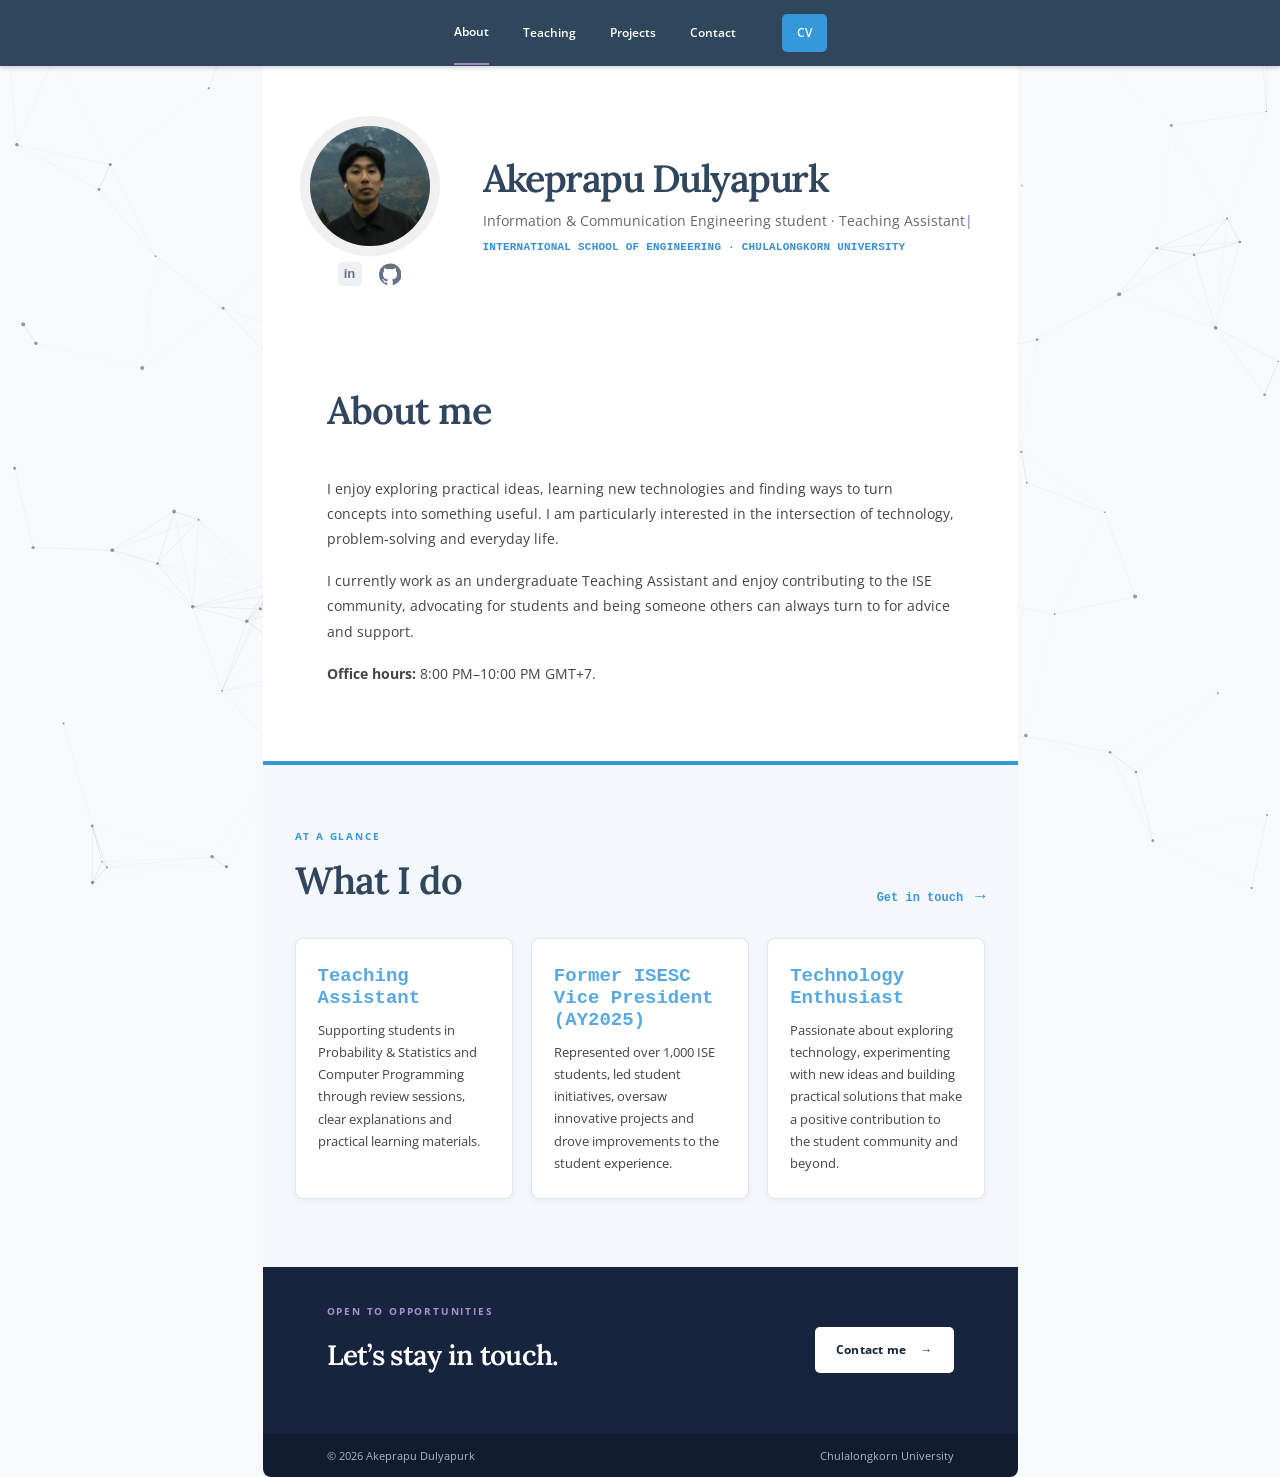
<file: index.html>
<!doctype html>
<html lang="en">
<head>
  <meta charset="utf-8">
  <meta name="viewport" content="width=device-width, initial-scale=1">
  <meta name="description" content="Personal website of Akeprapu Dulyapurk, Information and Communication Engineering student, Teaching Assistant and project engineer.">
  <title>About | Akeprapu Dulyapurk</title>
  <link rel="preconnect" href="https://fonts.googleapis.com">
  <link rel="preconnect" href="https://fonts.gstatic.com" crossorigin>
  <link href="https://fonts.googleapis.com/css2?family=Lora:wght@500;600;700&family=Open+Sans:wght@400;500;600;700&display=swap" rel="stylesheet">
  <link rel="stylesheet" href="css/style.css?v=5">
</head>
<body>
  <header class="site-header">
    <div class="container nav-wrap">
      
      <a class="brand" href="index.html"><span class="brand-mark"><img src="assets/profile.jpg" alt="Akeprapu Dulyapurk"></span><span>Akeprapu Dulyapurk</span></a>
      <button class="menu-toggle" aria-label="Toggle navigation" aria-expanded="false"><span></span><span></span><span></span></button>
      <nav class="site-nav" aria-label="Main navigation">
        <a class="active" href="index.html">About</a><a href="teaching.html">Teaching</a><a href="projects.html">Projects</a><a href="contact.html">Contact</a><a href="assets/akeprapu-dulyapurk-cv.pdf" target="_blank" rel="noreferrer">CV</a>
      </nav>
    </div>
  </header>
  <main>
    <section class="hero container">
      <div class="profile-card">
        <div class="profile-photo">
          <img src="assets/profile.jpg" alt="Portrait of Akeprapu Dulyapurk" onerror="this.hidden=true; this.nextElementSibling.hidden=false">
          <span hidden>AD</span>
        </div>
        
        <div class="profile-social"><a href="https://www.linkedin.com/in/akeprapu-dulyapurk-31b363366/" target="_blank" rel="noreferrer" aria-label="LinkedIn">in</a><a class="github-social" href="https://github.com/JakeNaKrub" target="_blank" rel="noreferrer" aria-label="GitHub"><svg xmlns="http://www.w3.org/2000/svg" viewBox="0 0 24 24" aria-hidden="true"><path fill="currentColor" d="M12 .5a12 12 0 0 0-3.79 23.39c.6.11.82-.26.82-.58v-2.04c-3.34.73-4.04-1.42-4.04-1.42-.55-1.39-1.33-1.76-1.33-1.76-1.09-.75.08-.74.08-.74 1.2.09 1.84 1.23 1.84 1.23 1.07 1.83 2.8 1.3 3.49.99.11-.77.42-1.3.76-1.6-2.67-.3-5.47-1.33-5.47-5.93 0-1.31.47-2.38 1.24-3.22-.12-.3-.54-1.52.12-3.17 0 0 1-.32 3.3 1.23a11.5 11.5 0 0 1 6 0c2.29-1.55 3.29-1.23 3.29-1.23.66 1.65.24 2.87.12 3.17.77.84 1.23 1.91 1.23 3.22 0 4.61-2.8 5.63-5.47 5.92.43.37.81 1.1.81 2.22v3.29c0 .32.22.69.83.57A12 12 0 0 0 12 .5Z"/></svg></a></div>
        
      </div>
      <div class="hero-copy">
        <h1>Akeprapu Dulyapurk</h1>
        <p class="lead"><span class="lead-program">Information &amp; Communication Engineering student</span><span class="lead-separator"> · </span><span class="typewriter-block"><span class="typewriter" data-words="Teaching Assistant,Certified Yapper,Technology enthusiast">Teaching Assistant</span><span class="cursor" aria-hidden="true">|</span></span></p>
        <p class="institution"><span class="inst-faculty">INTERNATIONAL SCHOOL OF ENGINEERING</span><span class="inst-separator"> · </span><span class="inst-univ">CHULALONGKORN UNIVERSITY</span></p>
      </div>
    </section>
    <section class="section section-tint">
      <div class="container two-column">
        <div><p class="eyebrow">About me</p></div>
        <div class="prose"><p>I enjoy exploring practical ideas, learning new technologies
      and finding ways to turn concepts into something useful.
      I am particularly interested in the intersection of technology,
      problem-solving and everyday life.</p>
      <p>I currently work as an undergraduate Teaching Assistant and enjoy 
        contributing to the ISE community,
        advocating for students and being someone others can always
        turn to for advice and support.
      </p><p><strong>Office hours:</strong> 8:00 PM–10:00 PM GMT+7.</p></div>
      </div>
    </section>
    <section class="section container what-i-do">
      <div class="section-heading"><div><p class="eyebrow">At a glance</p><h2>What I do</h2></div><a class="text-link" href="contact.html">Get in touch <span>→</span></a></div>

        <div class="interest-grid">
          <article class="interest-card">
            <span class="number">01</span>
            <h3>Teaching Assistant</h3>
            <p>Supporting students in Probability &amp; Statistics and Computer Programming through review sessions, clear explanations and practical learning materials.</p>
          </article>

          <article class="interest-card">
            <span class="number">02</span>
            <h3>Former ISESC Vice President (AY2025)</h3>
            <p>Represented over 1,000 ISE students, led student initiatives, oversaw innovative projects and drove improvements to the student experience.</p>
          </article>

          <article class="interest-card">
            <span class="number">03</span>
            <h3>Technology Enthusiast</h3>
            <p>Passionate about exploring technology, experimenting with new ideas and building practical solutions that make a positive contribution to the student community and beyond.</p>
          </article>
        </div>

    </section>
    <section class="cta-band"><div class="container cta-content"><div><p class="eyebrow">Open to opportunities</p><h2>Let’s stay in touch.</h2></div><a class="button button-light" href="contact.html">Contact me <span>→</span></a></div></section>
  </main>
  <footer class="site-footer"><div class="container footer-inner"><span>© <span data-year></span> Akeprapu Dulyapurk</span><span>Chulalongkorn University</span></div></footer>
  <script src="js/script.js"></script>
</body>
</html>
</file>
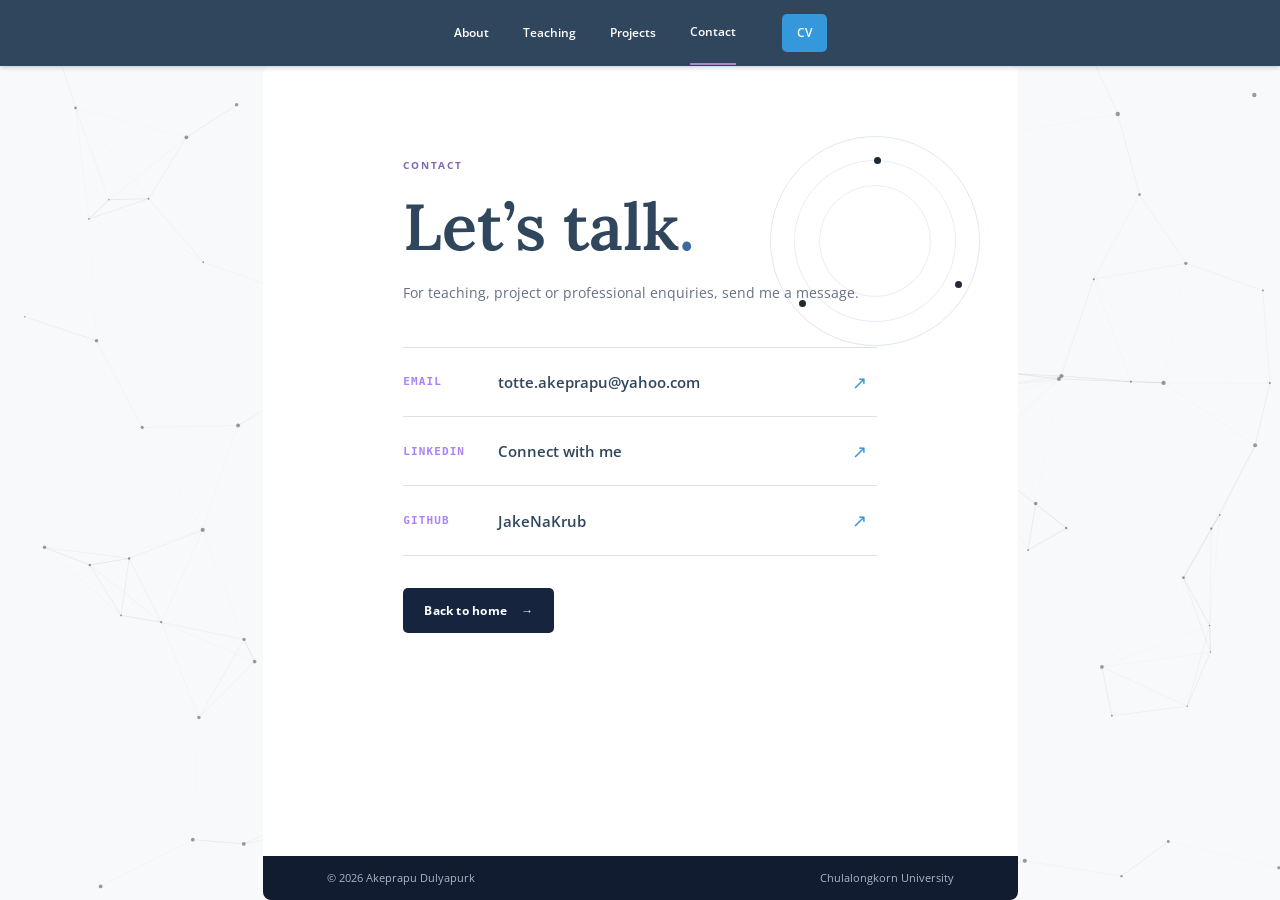
<file: contact.html>
<!doctype html>
<html lang="en">
<head><meta charset="utf-8"><meta name="viewport" content="width=device-width, initial-scale=1"><meta name="description" content="Contact Akeprapu Dulyapurk."><title>Contact | Akeprapu Dulyapurk</title><link rel="preconnect" href="https://fonts.googleapis.com"><link rel="preconnect" href="https://fonts.gstatic.com" crossorigin><link href="https://fonts.googleapis.com/css2?family=Lora:wght@500;600;700&family=Open+Sans:wght@400;500;600;700&display=swap" rel="stylesheet"><link rel="stylesheet" href="css/style.css?v=5"></head>
<body>
<header class="site-header"><div class="container nav-wrap"><a class="brand" href="index.html"><span class="brand-mark">AD</span><span>Akeprapu Dulyapurk</span></a><button class="menu-toggle" aria-label="Toggle navigation" aria-expanded="false"><span></span><span></span><span></span></button><nav class="site-nav" aria-label="Main navigation"><a href="index.html">About</a><a href="teaching.html">Teaching</a><a href="projects.html">Projects</a><a class="active" href="contact.html">Contact</a><a href="assets/akeprapu-dulyapurk-cv.pdf" target="_blank" rel="noreferrer">CV</a></nav></div></header>
<main><section class="contact-panel container"><div class="contact-orbit" aria-hidden="true"><span></span><span></span><span></span></div><p class="eyebrow">Contact</p><h1>Let’s talk<span class="accent-text">.</span></h1><p class="page-lead">For teaching, project or professional enquiries, send me a message.</p><div class="simple-contact-links"><a href="mailto:totte.akeprapu@yahoo.com"><span>Email</span><strong>totte.akeprapu@yahoo.com</strong><i>↗</i></a><a href="https://www.linkedin.com/in/akeprapu-dulyapurk-31b363366/" target="_blank" rel="noreferrer"><span>LinkedIn</span><strong>Connect with me</strong><i>↗</i></a><a href="https://github.com/JakeNaKrub" target="_blank" rel="noreferrer"><span>GitHub</span><strong>JakeNaKrub</strong><i>↗</i></a></div><a class="button button-primary contact-back" href="index.html">Back to home <span>→</span></a></section></main>
<footer class="site-footer"><div class="container footer-inner"><span>© <span data-year></span> Akeprapu Dulyapurk</span><span>Chulalongkorn University</span></div></footer><script src="js/script.js"></script></body></html>
</file>
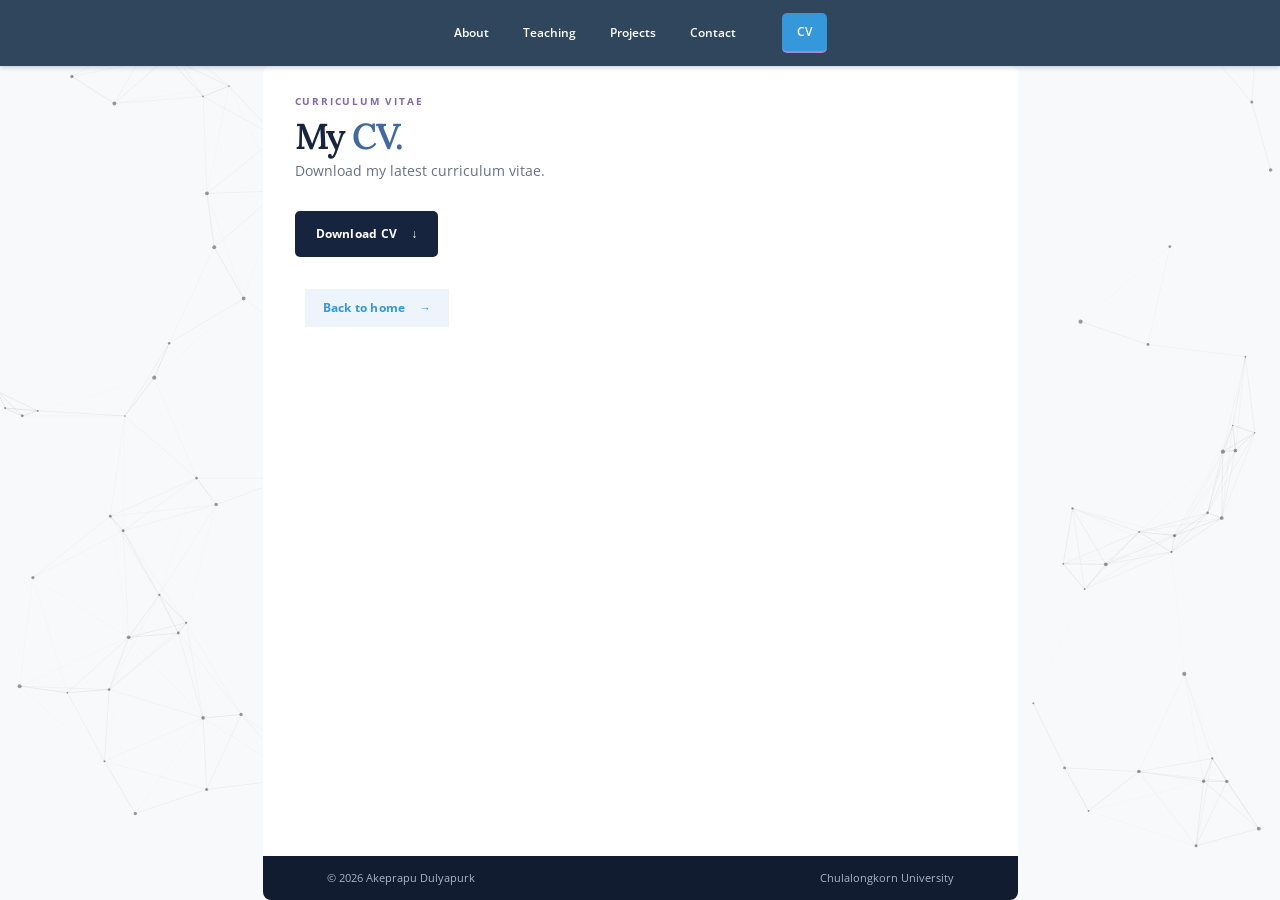
<file: cv.html>
<!doctype html>
<html lang="en"><head><meta charset="utf-8"><meta name="viewport" content="width=device-width, initial-scale=1"><meta name="description" content="Curriculum vitae for Akeprapu Dulyapurk."><title>CV | Akeprapu Dulyapurk</title><link rel="preconnect" href="https://fonts.googleapis.com"><link rel="preconnect" href="https://fonts.gstatic.com" crossorigin><link href="https://fonts.googleapis.com/css2?family=Lora:wght@500;600;700&family=Open+Sans:wght@400;500;600;700&display=swap" rel="stylesheet"><link rel="stylesheet" href="css/style.css?v=5"></head>
<body><header class="site-header"><div class="container nav-wrap"><a class="brand" href="index.html"><span class="brand-mark">AD</span><span>Akeprapu Dulyapurk</span></a><button class="menu-toggle" aria-label="Toggle navigation" aria-expanded="false"><span></span><span></span><span></span></button><nav class="site-nav" aria-label="Main navigation"><a href="index.html">About</a><a href="teaching.html">Teaching</a><a href="projects.html">Projects</a><a href="contact.html">Contact</a><a class="active" href="assets/akeprapu-dulyapurk-cv.pdf" target="_blank" rel="noreferrer">CV</a></nav></div></header>
<main><section class="page-hero container cv-download-page"><p class="eyebrow">Curriculum vitae</p><h1>My <span class="accent-text">CV.</span></h1><p class="page-lead">Download my latest curriculum vitae.</p><a class="button button-primary" href="assets/akeprapu-dulyapurk-cv.pdf" download>Download CV <span>↓</span></a></section><div class="container page-bottom-wrap"><a class="button button-home-link page-bottom-home" href="index.html">Back to home <span>→</span></a></div></main><footer class="site-footer"><div class="container footer-inner"><span>© <span data-year></span> Akeprapu Dulyapurk</span><span>Chulalongkorn University</span></div></footer><script src="js/script.js"></script></body></html>
</file>
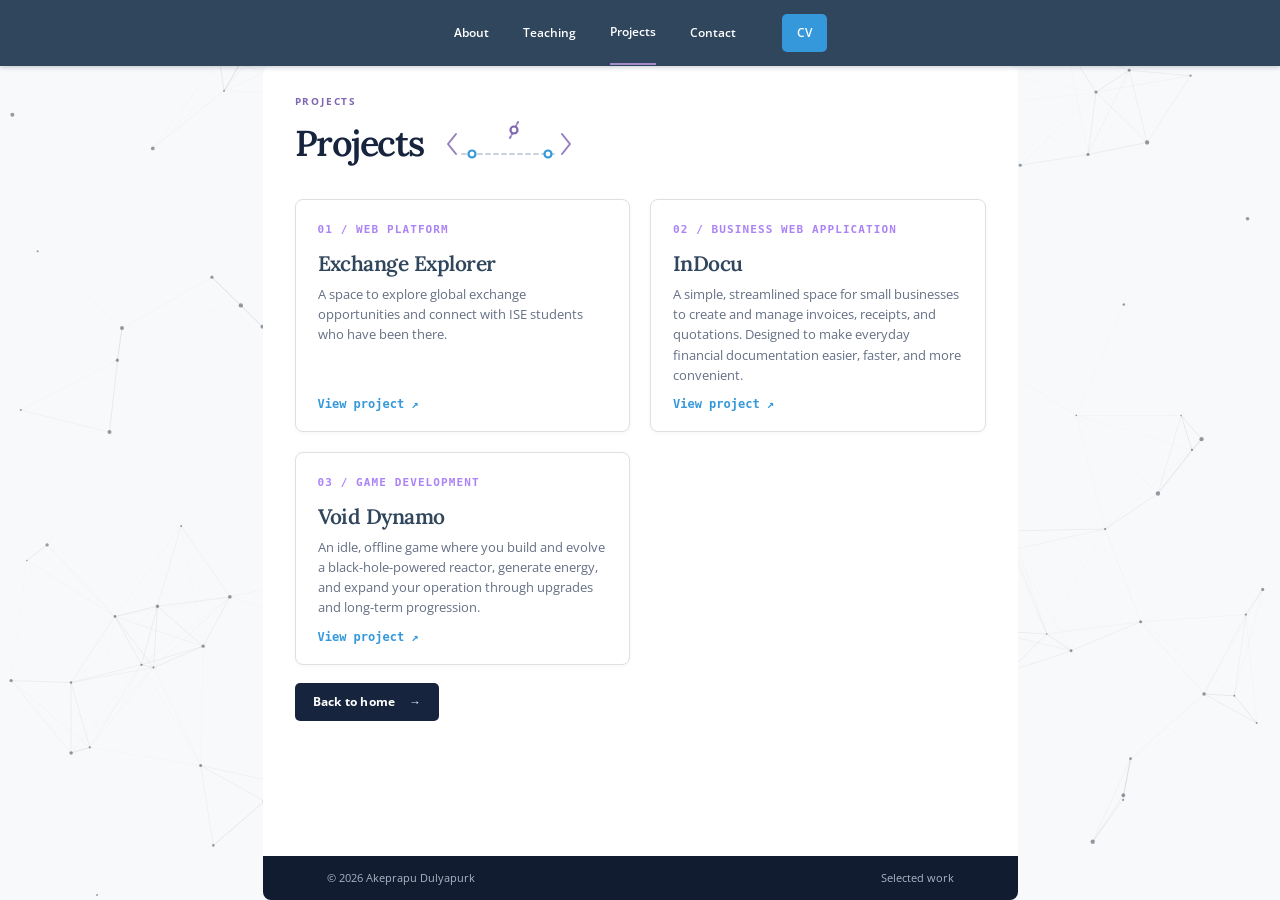
<file: projects.html>
<!doctype html>
<html lang="en">
<head>
  <meta charset="utf-8">
  <meta name="viewport" content="width=device-width, initial-scale=1">
  <meta name="description" content="Projects by Akeprapu Dulyapurk.">
  <title>Projects | Akeprapu Dulyapurk</title>
  <link rel="preconnect" href="https://fonts.googleapis.com">
  <link rel="preconnect" href="https://fonts.gstatic.com" crossorigin>
  <link href="https://fonts.googleapis.com/css2?family=Lora:wght@500;600;700&family=Open+Sans:wght@400;500;600;700&display=swap" rel="stylesheet">
  <link rel="stylesheet" href="css/style.css?v=6">
</head>
<body>
  <header class="site-header">
    <div class="container nav-wrap">
      <a class="brand" href="index.html"><span class="brand-mark">AD</span><span>Akeprapu Dulyapurk</span></a>
      <button class="menu-toggle" aria-label="Toggle navigation" aria-expanded="false"><span></span><span></span><span></span></button>
      <nav class="site-nav" aria-label="Main navigation">
        <a href="index.html">About</a>
        <a href="teaching.html">Teaching</a>
        <a class="active" href="projects.html">Projects</a>
        <a href="contact.html">Contact</a>
        <a href="assets/akeprapu-dulyapurk-cv.pdf" target="_blank" rel="noreferrer">CV</a>
      </nav>
    </div>
  </header>
  <main>
    <section class="page-hero container">
      <p class="eyebrow">Projects</p>
      <div class="projects-title">
        <h1>Projects</h1>
        <svg class="project-animation" viewBox="0 0 130 55" role="img" aria-label="Animated project workflow and code branch graph">
          <line class="project-branch-main" x1="18" y1="38" x2="112" y2="38" />
          <path class="project-branch-curve" d="M 28 38 C 42 14, 58 14, 70 14 C 82 14, 96 38, 104 38" />
          <path class="project-bracket" d="M 12 18 L 4 28 L 12 38" />
          <path class="project-bracket" d="M 118 18 L 126 28 L 118 38" />
          <line class="project-bracket" x1="74" y1="6" x2="66" y2="22" stroke-dasharray="2 2" />
          <circle class="project-node" cx="28" cy="38" r="3.5" />
          <circle class="project-node project-node-purple" cx="70" cy="14" r="3.5" />
          <circle class="project-node" cx="104" cy="38" r="3.5" />
        </svg>
      </div>
    </section>
    <section class="section container">
      <div class="project-grid project-grid-plain">
        <a class="project-card" href="https://jakenakrub.github.io/ExchangeExplorer/" target="_blank" rel="noreferrer">
          <span class="project-number">01 / Web Platform</span>
          <h2>Exchange Explorer</h2>
          <p>A space to explore global exchange opportunities and connect with ISE students who have been there.</p>
          <span class="card-link">View project ↗</span>
        </a>
        <a class="project-card" href="https://indocu.vercel.app/" target="_blank" rel="noreferrer">
          <span class="project-number">02 / Business Web Application</span>
          <h2>InDocu</h2>
          <p>A simple, streamlined space for small businesses to create and manage invoices, receipts, and quotations. Designed to make everyday financial documentation easier, faster, and more convenient.</p>
          <span class="card-link">View project ↗</span>
        </a>
        <a class="project-card" href="https://void-dynamo.vercel.app" target="_blank" rel="noreferrer">
          <span class="project-number">03 / Game Development</span>
          <h2>Void Dynamo</h2>
          <p>An idle, offline game where you build and evolve a black-hole-powered reactor, generate energy, and expand your operation through upgrades and long-term progression.</p>
          <span class="card-link">View project ↗</span>
        </a>
      </div>
      <a class="button button-primary page-bottom-home" href="index.html">Back to home <span>→</span></a>
    </section>
  </main>
  <footer class="site-footer">
    <div class="container footer-inner">
      <span>© <span data-year></span> Akeprapu Dulyapurk</span>
      <span>Selected work</span>
    </div>
  </footer>
  <script src="js/script.js"></script>
</body>
</html>
</file>
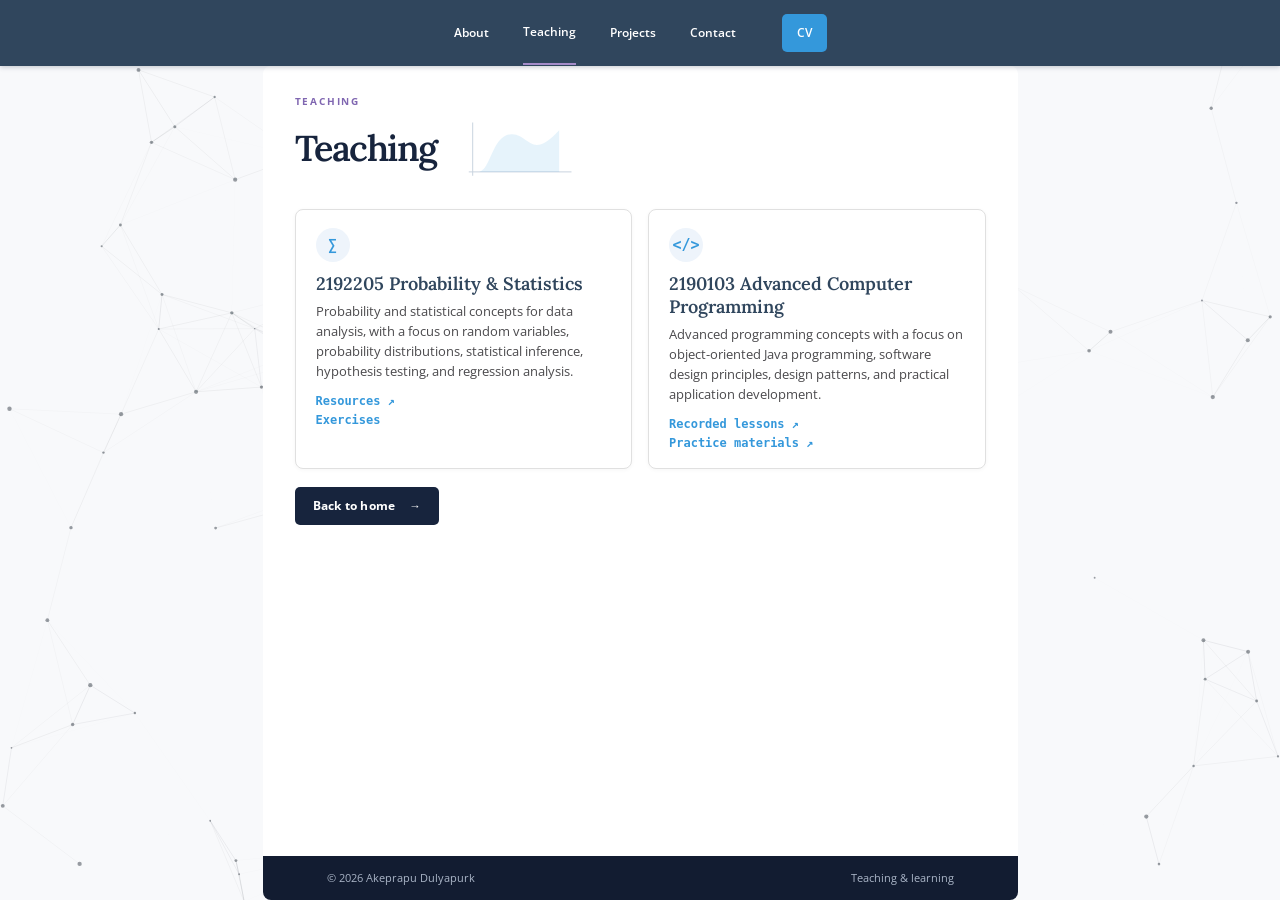
<file: teaching.html>
<!doctype html>
<html lang="en">
<head><meta charset="utf-8"><meta name="viewport" content="width=device-width, initial-scale=1"><meta name="description" content="Teaching subjects and learning resources from Akeprapu Dulyapurk."><title>Teaching | Akeprapu Dulyapurk</title><link rel="preconnect" href="https://fonts.googleapis.com"><link rel="preconnect" href="https://fonts.gstatic.com" crossorigin><link href="https://fonts.googleapis.com/css2?family=Lora:wght@500;600;700&family=Open+Sans:wght@400;500;600;700&display=swap" rel="stylesheet"><link rel="stylesheet" href="css/style.css?v=5"></head>
<body>
<header class="site-header"><div class="container nav-wrap"><a class="brand" href="index.html"><span class="brand-mark">AD</span><span>Akeprapu Dulyapurk</span></a><button class="menu-toggle" aria-label="Toggle navigation" aria-expanded="false"><span></span><span></span><span></span></button><nav class="site-nav" aria-label="Main navigation"><a href="index.html">About</a><a class="active" href="teaching.html">Teaching</a><a href="projects.html">Projects</a><a href="contact.html">Contact</a><a href="assets/akeprapu-dulyapurk-cv.pdf" target="_blank" rel="noreferrer">CV</a></nav></div></header>
<main><section class="page-hero container"><p class="eyebrow">Teaching</p><div class="teaching-title"><h1>Teaching</h1><svg class="integral-graph" viewBox="0 0 180 100" role="img" aria-label="Animated graph showing an integral and area under a curve"><path class="graph-axis" d="M12 86H170M18 92V10"/><path class="graph-area" d="M28 86C46 82 48 30 77 28C105 26 107 70 151 22V86Z"/><path class="graph-curve" d="M28 86C46 82 48 30 77 28C105 26 107 70 151 22"/></svg></div></section>
<section class="section container"><div class="subject-grid"><article class="subject-card"><span class="subject-icon">∑</span>
    <h3>2192205 Probability &amp; Statistics</h3>
    <p>Probability and statistical concepts for data analysis, with a focus on random variables, probability distributions, statistical inference, hypothesis testing, and regression analysis.</p>
    <div class="subject-links"><a href="#">Resources ↗</a><a href="#">Exercises </a></div></article><article class="subject-card"><span class="subject-icon">&lt;/&gt;</span>
    <h3>2190103 Advanced Computer Programming</h3>
    <p>Advanced programming concepts with a focus on object-oriented Java programming, software design principles, design patterns, and practical application development.</p>
    <div class="subject-links"><a href="https://www.youtube.com/playlist?list=PLPzHtpSHEGi8">Recorded lessons ↗</a><a href="#">Practice materials ↗</a></div></article></div><a class="button button-primary page-bottom-home" href="index.html">Back to home <span>→</span></a></section></main>
<footer class="site-footer"><div class="container footer-inner"><span>© <span data-year></span> Akeprapu Dulyapurk</span><span>Teaching &amp; learning</span></div></footer><script src="js/script.js"></script></body></html>
</file>
<file: css/style.css>
:root{--navy:#17243d;--ink:#1d2738;--muted:#667085;--blue:#4169a1;--purple:#8067b1;--paper:#fff;--wash:#f3f5f8;--line:#e4e8ef;--serif:"Lora",Georgia,serif;--sans:"Open Sans",Arial,sans-serif}
*{box-sizing:border-box}html{height:100%;scroll-behavior:smooth;-webkit-text-size-adjust:100%}body{margin:0;background:#eef0f3;color:var(--ink);font:15px/1.8 var(--sans);overflow-x:hidden}a{color:inherit;text-decoration:none}.container{width:min(1120px,calc(100% - 64px));margin:0 auto}.site-header{background:var(--navy);color:#fff}.nav-wrap{height:82px;display:flex;align-items:center;justify-content:space-between}.brand{display:flex;align-items:center;gap:12px;font-weight:600;letter-spacing:.01em}.brand-mark{display:grid;place-items:center;width:34px;height:34px;border:1px solid #89a1ca;border-radius:50%;font:600 11px var(--serif);color:#dbe5f6}.site-nav{display:flex;align-items:center;gap:30px;font-size:13px;color:#c5cfdf}.site-nav a{padding:27px 0;transition:color .2s ease}.site-nav a:hover,.site-nav a.active{color:#fff}.site-nav a.active{border-bottom:2px solid #a48bc8}.menu-toggle{display:none;background:none;border:0;color:#fff}.hero{min-height:570px;background:var(--paper);display:grid;grid-template-columns:1.45fr .8fr;gap:70px;align-items:center;padding-top:68px;padding-bottom:72px}.hero:before{content:"";position:fixed;z-index:-1;inset:82px 0 0;background:#eef0f3}.eyebrow{margin:0 0 17px;color:var(--purple);font-size:11px;font-weight:700;letter-spacing:.18em;text-transform:uppercase}.hero h1,.page-hero h1{font:600 clamp(38px,5vw,63px)/1.16 var(--serif);letter-spacing:-.04em;margin:0 0 24px;color:var(--navy)}.accent-text{color:var(--blue)}.lead{color:var(--muted);font-size:16px;margin:0 0 24px}.cursor{color:var(--purple);animation:blink 1s infinite}.intro{max-width:560px;color:#586579}.button-row{display:flex;align-items:center;gap:28px;margin-top:30px}.button{display:inline-flex;align-items:center;gap:14px;padding:12px 21px;font-size:12px;font-weight:700;letter-spacing:.02em;transition:transform .2s,box-shadow .2s}.button:hover{transform:translateY(-2px);box-shadow:0 7px 18px #17243d20}.button-primary{background:var(--navy);color:#fff}.button-light{background:#fff;color:var(--navy)}.text-link{color:var(--blue);font-size:12px;font-weight:700}.text-link span{font-size:17px;margin-left:5px}.profile-card{justify-self:end;text-align:center}.profile-photo{width:218px;height:218px;display:grid;place-items:center;border-radius:50%;background:linear-gradient(145deg,#d9e3f2,#9fb4d1);color:#fff;font:600 54px var(--serif);box-shadow:0 0 0 13px #f4f6fa,0 0 0 14px #dce3ed}.profile-note{max-width:230px;margin:29px auto 0;color:#99a3b2;font-size:11px;line-height:1.6}.profile-note code{font-size:10px}.section{padding-top:96px;padding-bottom:100px;background:#fff}.section-tint{background:var(--wash)}.two-column{display:grid;grid-template-columns:1fr 1fr;gap:90px}.two-column h2,h2{font:600 31px/1.35 var(--serif);letter-spacing:-.025em;color:var(--navy);margin:0}.prose{color:#5d6879}.prose p{margin:0 0 17px}.section-heading{display:flex;align-items:end;justify-content:space-between;margin-bottom:38px}.interest-grid,.resource-grid{display:grid;grid-template-columns:repeat(3,1fr);gap:20px}.interest-card{border-top:2px solid #bdcbe0;padding:24px 20px 10px 0}.number,.research-type,.project-number{color:var(--purple);font-size:11px;font-weight:700;letter-spacing:.1em;text-transform:uppercase}.interest-card h3,.resource-card h3{margin:14px 0 6px;font:600 20px var(--serif);color:var(--navy)}.interest-card p,.resource-card p,.project-card p{color:var(--muted);margin:0}.cta-band{background:var(--navy);color:#fff;padding:56px 0}.cta-content{display:flex;justify-content:space-between;align-items:center}.cta-band h2{color:#fff}.cta-band .eyebrow{color:#a990d0}.site-footer{background:#121c31;color:#aab5c7;font-size:11px}.footer-inner{display:flex;justify-content:space-between;padding:20px 0}.page-hero{background:#fff;padding:82px 9% 92px}.page-hero h1{margin-bottom:20px}.page-lead{max-width:590px;color:var(--muted);font-size:16px;margin:0 0 28px}.timeline{border-top:1px solid var(--line)}.timeline-item{display:grid;grid-template-columns:180px 1fr;gap:45px;padding:32px 0;border-bottom:1px solid var(--line)}.timeline-date{color:var(--purple);font-size:11px;font-weight:700;text-transform:uppercase;letter-spacing:.08em}.timeline h3{font:600 21px var(--serif);margin:0;color:var(--navy)}.timeline p{color:var(--muted);margin:6px 0 12px}.timeline .meta{font-size:13px;color:var(--blue)}.expand-button{padding:0;border:0;background:none;color:var(--blue);font:700 12px var(--sans);cursor:pointer}.expand-button span{font-size:17px;margin-left:7px}.expand-content{display:none;color:var(--muted)}.expand-content.open{display:block}.expand-content li{margin:4px 0}.resource-card{display:block;border:1px solid var(--line);padding:27px 24px;transition:transform .2s,border-color .2s}.resource-card:hover{border-color:#9cadd0;transform:translateY(-3px)}.resource-icon{color:var(--blue);float:right}.resource-card h3{margin-top:22px}.tag-list{display:flex;flex-wrap:wrap;gap:10px;align-content:start}.tag-list span,.tech-list span{background:#e5eaf2;color:#566987;padding:6px 12px;font-size:11px}.research-list{border-top:1px solid var(--line);margin-top:30px}.research-item{padding:28px 0;border-bottom:1px solid var(--line)}.research-item h3{font:600 23px var(--serif);color:var(--navy);margin:8px 0}.research-item p{max-width:700px;color:var(--muted);margin:0 0 12px}.project-grid{display:grid;grid-template-columns:1fr 1fr;gap:20px}.project-card{background:var(--wash);padding:30px;min-height:270px;display:flex;flex-direction:column;align-items:flex-start}.project-card.featured{background:var(--navy);color:#fff;grid-row:span 2;min-height:560px}.project-card h2{font-size:27px;margin:22px 0 14px}.project-card.featured h2{color:#fff}.project-card p{max-width:430px}.project-card.featured p{color:#c3cee0}.tech-list{display:flex;flex-wrap:wrap;gap:8px;margin:22px 0}.project-card .text-link{margin-top:auto}.cv-layout{display:grid;grid-template-columns:1fr 1.4fr;gap:100px}.cv-sections>div{border-top:1px solid var(--line);padding:19px 0}.cv-sections h3{font:600 17px var(--serif);color:var(--navy);margin:0}.cv-sections p{color:var(--muted);margin:6px 0 0}.contact-grid{display:grid;grid-template-columns:1fr 1fr;gap:100px}.contact-links{border-top:1px solid #dfe3e9}.contact-links a{display:flex;justify-content:space-between;align-items:center;padding:20px 0;border-bottom:1px solid #dfe3e9}.contact-links span{color:var(--purple);font-size:11px;font-weight:700;text-transform:uppercase;letter-spacing:.1em}.contact-links strong{color:var(--blue);font-size:13px;font-weight:600}
@keyframes blink{50%{opacity:0}}

/* Reference-inspired academic layout */
body{background-color:#f8f9fb;background-image:radial-gradient(circle at 8% 30%,#d9c9ff 0 2px,transparent 3px),radial-gradient(circle at 92% 18%,#d9c9ff 0 2px,transparent 3px),linear-gradient(125deg,transparent 0 14%,#edf0f7 14.1% 14.2%,transparent 14.3% 82%,#edf0f7 82.1% 82.2%,transparent 82.3%);background-size:380px 380px,460px 460px,100% 100%;background-attachment:fixed}.site-header{background:#30465d;box-shadow:0 1px 5px #17243d40}.nav-wrap{height:66px;justify-content:center}.brand{display:none}.site-nav{gap:34px;color:#fff;font-weight:600}.site-nav a{padding:20px 0;font-size:12px}.hero,.section,.page-hero{width:min(755px,calc(100% - 40px));margin:0 auto;background:#fff}.hero{min-height:270px;display:grid;grid-template-columns:150px 1fr;gap:38px;align-items:center;padding:47px 32px 38px}.hero:before{display:none}.profile-card{justify-self:center;text-align:center}.profile-photo{width:120px;height:120px;border-radius:50%;overflow:hidden;font-size:31px;box-shadow:0 0 0 10px #f0f0f0,0 3px 12px #17243d20}.profile-photo img{width:100%;height:100%;display:block;object-fit:cover;object-position:center}.profile-note{font-size:9px;max-width:145px;margin:17px auto 0;color:#a6adb7}.profile-social{display:flex;justify-content:center;gap:16px;margin-top:16px}.profile-social a{color:#657384;font-size:18px}.profile-social a:hover{color:#3498db}.profile-social>a:first-child{width:24px;height:24px;display:inline-flex;align-items:center;justify-content:center;border-radius:5px;background:#eef0f3;font:bold 13px Arial,sans-serif}.profile-social svg{display:block;width:22px;height:22px;fill:currentColor!important;color:inherit}.github-social{width:24px;height:24px;display:inline-flex!important;align-items:center;justify-content:center}.hero-copy h1{font-size:38px;margin:0 0 10px;color:#30465d}.hero-copy .eyebrow{display:none}.hero-copy .lead{font-size:14px;line-height:1.5;margin-bottom:8px;color:#666;white-space:nowrap}.lead-separator,.inst-separator{display:inline}.lead-program,.typewriter-block,.inst-faculty,.inst-univ{display:inline}.typewriter{white-space:nowrap}.institution{color:#378fdb;font:700 11px/1.5 monospace;letter-spacing:.02em;margin:0;text-transform:uppercase}.section{padding:52px 32px 58px}.section-tint{background:#fff}.two-column{display:block}.two-column h2,h2{font-size:28px;color:#30465d;margin-bottom:24px}.prose{font-size:14px;color:#444}.section-heading{display:block}.section-heading h2{margin-bottom:20px}.section-heading>.text-link{display:block}.interest-grid{display:block}.interest-card{border:0;padding:0 0 22px}.interest-card h3{color:#58a9e3;font:600 16px monospace;margin:0 0 8px}.interest-card p{font-size:14px;color:#444}.number{display:none}.cta-band{width:min(755px,calc(100% - 40px));margin:0 auto;padding:35px 32px}.site-footer{width:min(755px,calc(100% - 40px));margin:auto auto 0 auto}.footer-inner{padding:12px 32px}.eyebrow{font-size:10px}.page-hero{padding:26px 32px 14px}.page-hero .eyebrow{margin:0 0 6px}.page-hero h1{font-size:36px;margin-bottom:0}.page-hero+.section{padding:14px 32px 24px}.page-lead{font-size:14px}.button{border-radius:0}.research-item h3,.project-card h2{color:#30465d}.text-link{font:700 12px monospace;color:#3996df}

/* Animated network background inspired by the reference */
body{background:#f8f9fb;min-height:100%;min-height:100vh;min-height:100dvh;display:flex;flex-direction:column}
.network-background{position:fixed;inset:0;z-index:0;pointer-events:none}
body>header,body>main,body>footer{position:relative;z-index:1}
.site-header{flex-shrink:0}
main{flex:1 0 auto;display:flex;flex-direction:column}
.contact-panel,.page-hero+.section,.page-bottom-wrap{flex:1 0 auto}
main>:last-child{flex-grow:1}
.site-footer{flex-shrink:0;margin-top:auto;border-radius:0 0 8px 8px}

/* Shared controls and cards follow the reference site's simple academic UI. */
.site-header{position:sticky;top:0;z-index:1000;padding:0;overflow:hidden}
.site-header:after{content:"";position:absolute;bottom:0;left:-320px;width:320px;height:2px;background:linear-gradient(to right,transparent,rgba(131,72,242,.12),rgba(131,72,242,.9),rgba(131,72,242,.12),transparent);animation:header-sweep 40s linear infinite}
@keyframes header-sweep{0%{left:-320px}25%{left:100%}100%{left:100%}}
.site-nav a:hover{background:#46627f;text-decoration:none}
.site-nav a:last-child{background:#3498db;border-radius:5px;margin-left:12px;padding:8px 15px}
.site-nav a:last-child:hover{background:#2980b9}
.page-hero{border-radius:8px 8px 0 0}
.section{border-radius:0}
.page-hero{margin-top:0}
.button-primary,.button-light{border-radius:5px}
.project-card,.resource-card{background:#fff;border:1px solid #e0e0e0;border-radius:8px;box-shadow:0 1px 4px rgba(0,0,0,.04);transition:transform .2s,box-shadow .2s,border-color .2s}
.project-card:hover,.resource-card:hover{transform:translateY(-3px);box-shadow:0 6px 16px rgba(0,0,0,.08);border-color:#3498db}
.project-card.featured{background:#fff;color:inherit;min-height:0}
.project-card.featured h2{color:#30465d}
.project-card.featured p{color:#4b4a4d}
.project-number,.research-type{font-family:monospace;color:#8348f2ad}
.project-card .text-link,.resource-card .text-link{font-family:monospace;color:#3498db}
.expand-button{font-family:monospace}
.timeline-item{background:#fff;border:1px solid #e0e0e0;border-radius:8px;padding:24px;margin-top:20px;box-shadow:0 1px 4px rgba(0,0,0,.04)}
.timeline{border:0}
.timeline-date{font-family:monospace}
.cta-contact{margin:8px 0 0;color:#d6deea;font:13px monospace}
.cta-contact a{color:#fff;text-decoration:underline}
.resource-grid-four{grid-template-columns:repeat(2,1fr)}
.resource-card small{display:block;margin-top:18px;color:#8348f2ad;font:11px monospace}
.subject-grid{display:grid;grid-template-columns:repeat(2,1fr);gap:16px}.subject-card{padding:18px 20px;background:#fff;border:1px solid #e0e0e0;border-radius:8px;box-shadow:0 1px 4px rgba(0,0,0,.04);transition:transform .2s,box-shadow .2s,border-color .2s}.subject-card:hover{transform:translateY(-3px);box-shadow:0 6px 16px rgba(0,0,0,.08);border-color:#3498db}.subject-icon{display:grid;place-items:center;width:34px;height:34px;border-radius:50%;background:#eef4fb;color:#3498db;font:bold 15px monospace}.subject-card h3{margin:10px 0 6px;color:#30465d;font:600 18px var(--serif)}.subject-card p{color:#4b4a4d;margin:0 0 12px;font-size:13px;line-height:1.55}.subject-links{display:flex;flex-direction:column;gap:5px}.subject-links a,.card-link{color:#3498db;font:700 12px monospace}.teaching-summary{display:grid;grid-template-columns:1fr 1.2fr;gap:80px}.project-grid-plain{grid-template-columns:repeat(2,1fr)}.project-grid-plain .project-card{min-height:0;padding:20px 22px;display:flex;flex-direction:column;align-items:flex-start}.project-grid-plain .project-card h2{margin:10px 0 6px;font-size:21px}.project-grid-plain .project-card p{margin-bottom:12px;font-size:13px;line-height:1.55}.card-link{margin-top:auto}.contact-panel{position:relative;width:min(755px,calc(100% - 40px));min-height:590px;padding:90px 11% 85px;background:#fff;border-radius:8px 8px 0 0;overflow:hidden}.contact-panel h1{position:relative;z-index:1;margin:0 0 17px;color:#30465d;font:600 clamp(42px,6vw,65px)/1.1 var(--serif)}.contact-panel .page-lead{position:relative;z-index:1}.simple-contact-links{position:relative;z-index:1;max-width:570px;margin:42px 0 32px;border-top:1px solid #e0e0e0}.simple-contact-links a{display:grid;grid-template-columns:95px 1fr 25px;align-items:center;padding:18px 0;border-bottom:1px solid #e0e0e0;transition:padding .2s,color .2s}.simple-contact-links a:hover{padding-left:10px;color:#3498db}.simple-contact-links span{color:#8348f2ad;font:700 11px monospace;text-transform:uppercase;letter-spacing:.1em}.simple-contact-links strong{font:600 15px var(--sans);color:#30465d}.simple-contact-links i{font-style:normal;color:#3498db;font-size:18px}.contact-back{position:relative;z-index:1}.contact-orbit{position:absolute;right:5%;top:70px;width:210px;height:210px;border:1px solid #dfe7f1;border-radius:50%;animation:orbit-spin 18s linear infinite}.contact-orbit:before,.contact-orbit:after{content:"";position:absolute;border:1px solid #e8edf4;border-radius:50%}.contact-orbit:before{inset:23px}.contact-orbit:after{inset:48px}.contact-orbit span{position:absolute;width:7px;height:7px;border-radius:50%;background:#202a36}.contact-orbit span:nth-child(1){top:20px;left:103px}.contact-orbit span:nth-child(2){right:17px;bottom:57px}.contact-orbit span:nth-child(3){left:28px;bottom:38px}@keyframes orbit-spin{to{transform:rotate(360deg)}}
.teaching-title{display:flex;align-items:center;gap:20px}.teaching-title h1{margin:0}.integral-graph{width:125px;height:65px;overflow:visible}.graph-axis{fill:none;stroke:#c8d3df;stroke-width:1.5}.graph-area{fill:rgba(52,152,219,.12);stroke:none;transform-origin:center;animation:area-pulse 4s ease-in-out infinite}.graph-curve{fill:none;stroke:#3498db;stroke-width:2.5;stroke-linecap:round;stroke-dasharray:240;stroke-dashoffset:240;animation:draw-integral 3.5s ease-in-out infinite alternate}.graph-curve{filter:drop-shadow(0 2px 3px rgba(52,152,219,.2))}.projects-title{display:flex;align-items:center;gap:20px}.projects-title h1{margin:0}.project-animation{width:130px;height:55px;overflow:visible}.project-branch-main{stroke:#c8d3df;stroke-width:1.8;stroke-linecap:round;stroke-dasharray:4 4}.project-branch-curve{fill:none;stroke:#3498db;stroke-width:2.2;stroke-linecap:round;stroke-dasharray:180;stroke-dashoffset:180;animation:draw-branch 3.5s ease-in-out infinite alternate}.project-bracket{stroke:#8067b1;stroke-width:2;stroke-linecap:round;stroke-linejoin:round;fill:none;opacity:.85;animation:bracket-pulse 3s ease-in-out infinite alternate}.project-node{fill:#fff;stroke:#3498db;stroke-width:2.2;transform-origin:center;animation:node-glow 2.5s ease-in-out infinite}.project-node-purple{stroke:#8067b1;animation-delay:1.25s}@keyframes draw-branch{0%{stroke-dashoffset:180}100%{stroke-dashoffset:0}}@keyframes node-glow{0%,100%{transform:scale(1);filter:drop-shadow(0 0 0 rgba(52,152,219,0))}50%{transform:scale(1.25);filter:drop-shadow(0 0 6px rgba(52,152,219,.75))}}@keyframes bracket-pulse{0%,100%{opacity:.6;transform:translateX(0)}50%{opacity:1;transform:translateX(2px)}}@keyframes draw-integral{to{stroke-dashoffset:0}}@keyframes area-pulse{0%,100%{opacity:.55}50%{opacity:1}}
.button-home-link{margin-left:10px;background:#eef4fb;color:#3498db}
.page-bottom-home{margin-top:18px;padding:9px 18px;font-size:11.5px}.page-bottom-wrap{width:min(755px,calc(100% - 40px));padding:0 32px 32px;background:#fff}
.what-i-do{background:#f4f7fb;border-top:4px solid #3498db;padding-top:62px;padding-bottom:68px}.what-i-do .section-heading{display:flex;align-items:end;margin-bottom:32px}.what-i-do .section-heading h2{font-size:38px;margin:0;color:#30465d}.what-i-do .section-heading .eyebrow{color:#3498db;margin-bottom:10px}.what-i-do .interest-grid{display:grid;grid-template-columns:repeat(3,1fr);gap:18px}.what-i-do .interest-card{background:#fff;border:1px solid #e0e6ee;border-radius:8px;padding:26px 22px 24px;min-height:180px;box-shadow:0 2px 6px rgba(37,56,78,.05);transition:transform .2s,box-shadow .2s,border-color .2s}.what-i-do .interest-card:hover{transform:translateY(-4px);border-color:#3498db;box-shadow:0 8px 18px rgba(37,56,78,.1)}.what-i-do .interest-card h3{font-size:19px;margin:0 0 10px}.what-i-do .interest-card p{font-size:13px;line-height:1.7}
.section-tint .two-column .eyebrow{margin:0 0 42px;color:#30465d;font:600 38px/1.2 var(--serif);letter-spacing:-.025em;text-transform:none}.section-tint .two-column h2{display:none}
/* Responsive layout for iPhone and mobile devices (screen width <= 720px) */
@media (max-width: 720px) {
  html, body {
    overflow-x: hidden;
    width: 100%;
  }

  .container {
    width: calc(100% - 24px);
    margin: 0 auto;
  }

  .hero,
  .section,
  .page-hero,
  .contact-panel,
  .cta-band,
  .site-footer,
  .page-bottom-wrap {
    width: calc(100% - 24px) !important;
    margin-left: auto !important;
    margin-right: auto !important;
  }

  /* Header & Navigation */
  .site-header {
    position: sticky;
    top: 0;
    z-index: 1000;
  }

  .nav-wrap {
    height: 52px;
    width: 100%;
    padding: 0 6px;
    display: flex;
    align-items: center;
    justify-content: center;
  }

  .brand {
    display: none !important;
  }

  .menu-toggle {
    display: none !important;
  }

  .site-nav {
    display: flex !important;
    position: static !important;
    width: 100%;
    max-width: 100%;
    background: transparent !important;
    box-shadow: none !important;
    border: none !important;
    padding: 0 !important;
    margin: 0 auto;
    flex-direction: row !important;
    align-items: center !important;
    justify-content: center;
    gap: 4px;
    overflow-x: auto;
    -webkit-overflow-scrolling: touch;
    scrollbar-width: none;
  }

  .site-nav::-webkit-scrollbar {
    display: none;
  }

  .site-nav a {
    display: inline-flex !important;
    align-items: center;
    justify-content: center;
    padding: 7px 10px !important;
    font-size: 12px !important;
    font-weight: 600;
    color: #c9d6e4 !important;
    border: 1px solid rgba(255, 255, 255, 0.14) !important;
    border-radius: 6px !important;
    background: rgba(255, 255, 255, 0.08);
    text-align: center;
    white-space: nowrap;
    min-height: 36px;
    transition: all .15s ease;
    text-decoration: none;
    flex-shrink: 0;
  }

  .site-nav a:active {
    background: rgba(255, 255, 255, 0.22);
    color: #fff !important;
  }

  .site-nav a.active {
    background: rgba(255, 255, 255, 0.2) !important;
    border-color: #a48bc8 !important;
    color: #fff !important;
    font-weight: 700;
  }

  .site-nav a:last-child {
    margin-left: 2px !important;
    margin-top: 0 !important;
    background: #3498db !important;
    border-color: #3498db !important;
    color: #fff !important;
    font-weight: 700;
  }

  /* Homepage Hero */
  .hero {
    grid-template-columns: 1fr;
    gap: 20px;
    padding: 32px 20px 24px;
    text-align: center;
  }

  .profile-card {
    justify-self: center;
    order: 0;
  }

  .profile-photo {
    width: 105px;
    height: 105px;
    margin: 0 auto;
  }

  .profile-social {
    justify-content: center;
    gap: 14px;
  }

  .hero-copy {
    order: 1;
    text-align: center;
  }

  .hero-copy h1 {
    font-size: 27px;
    margin: 0 0 8px;
    line-height: 1.25;
  }

  .hero-copy .lead {
    font-size: 13px;
    line-height: 1.55;
    white-space: normal !important;
    word-break: normal;
    margin-bottom: 12px;
  }

  /* Separate typewriter from program on mobile */
  .lead-separator,
  .inst-separator {
    display: none !important;
  }

  .lead-program {
    display: block !important;
    margin-bottom: 4px;
    color: var(--muted);
  }

  .typewriter-block {
    display: block !important;
    font-weight: 600;
    color: #30465d;
    min-height: 22px;
  }

  .typewriter {
    white-space: normal !important;
    font-weight: 600;
    color: #30465d;
  }

  /* Separate International School of Engineering from Chulalongkorn */
  .institution {
    font-size: 10px;
    line-height: 1.6;
    word-break: break-word;
    margin-top: 8px;
  }

  .inst-faculty {
    display: block !important;
    margin-bottom: 2px;
    color: #378fdb;
  }

  .inst-univ {
    display: block !important;
    color: #378fdb;
  }

  /* Content Sections */
  .section {
    padding: 32px 20px;
  }

  .section-heading {
    display: block;
    margin-bottom: 20px;
  }

  .section-heading h2,
  .two-column h2,
  h2 {
    font-size: 24px;
    margin-bottom: 14px;
  }

  .two-column,
  .contact-grid,
  .cv-layout {
    grid-template-columns: 1fr;
    gap: 24px;
  }

  .prose {
    font-size: 13.5px;
    line-height: 1.65;
  }

  /* What I Do - Grid Fix: 1 column on phone */
  .what-i-do {
    padding: 36px 20px 40px;
  }

  .what-i-do .section-heading h2 {
    font-size: 26px;
  }

  .what-i-do .interest-grid {
    grid-template-columns: 1fr !important;
    gap: 14px;
  }

  .what-i-do .interest-card {
    padding: 18px 18px 20px;
    min-height: 0;
  }

  .what-i-do .interest-card h3 {
    font-size: 17px;
    margin-bottom: 6px;
  }

  .what-i-do .interest-card p {
    font-size: 12.5px;
  }

  /* CTA Band */
  .cta-band {
    padding: 28px 20px;
  }

  .cta-content {
    display: flex;
    flex-direction: column;
    align-items: flex-start;
    gap: 14px;
  }

  .cta-content h2 {
    font-size: 22px;
  }

  .cta-content .button {
    margin-top: 0;
  }

  /* Interior Page Hero & Headings */
  .page-hero {
    padding: 22px 20px 10px;
  }

  .page-hero h1 {
    font-size: 27px;
  }

  .page-hero + .section {
    padding: 10px 20px 20px;
  }

  .teaching-title,
  .projects-title {
    display: flex;
    align-items: center;
    justify-content: space-between;
    gap: 10px;
  }

  .integral-graph {
    width: 95px;
    height: 52px;
    flex-shrink: 0;
  }

  .project-animation {
    width: 95px;
    height: 42px;
    flex-shrink: 0;
  }

  /* Subject Cards (Teaching) */
  .subject-grid {
    grid-template-columns: 1fr !important;
    gap: 14px;
  }

  .subject-card {
    padding: 16px 16px 18px;
  }

  .subject-card h3 {
    font-size: 16.5px;
    margin: 8px 0 6px;
  }

  .subject-card p {
    font-size: 12px;
    line-height: 1.5;
  }

  /* Project Cards (Projects) */
  .project-grid,
  .project-grid-plain {
    grid-template-columns: 1fr !important;
    gap: 14px;
  }

  .project-card,
  .project-grid-plain .project-card {
    padding: 16px 16px 18px;
    min-height: 0;
  }

  .project-card h2,
  .project-grid-plain .project-card h2 {
    font-size: 18px;
    margin: 8px 0 6px;
  }

  .project-card p,
  .project-grid-plain .project-card p {
    font-size: 12px;
    line-height: 1.5;
  }

  /* Contact Panel */
  .contact-panel {
    min-height: 0 !important;
    padding: 30px 20px 28px !important;
  }

  .contact-panel h1 {
    font-size: 32px;
    margin-bottom: 8px;
  }

  .contact-panel .page-lead {
    font-size: 13px;
    margin-bottom: 16px;
  }

  .contact-orbit {
    display: none;
  }

  .simple-contact-links {
    margin: 18px 0 20px;
  }

  .simple-contact-links a {
    display: flex;
    flex-direction: column;
    align-items: flex-start;
    gap: 3px;
    padding: 11px 0;
    position: relative;
  }

  .simple-contact-links span {
    font-size: 9.5px;
  }

  .simple-contact-links strong {
    font-size: 13px;
    word-break: break-all;
  }

  .simple-contact-links i {
    position: absolute;
    right: 0;
    top: 50%;
    transform: translateY(-50%);
    font-size: 15px;
  }

  /* Buttons */
  .page-bottom-home {
    margin-top: 16px;
    padding: 8px 16px;
    font-size: 11.5px;
  }

  /* Footer */
  .footer-inner {
    padding: 12px 20px;
    display: flex;
    flex-direction: column;
    gap: 4px;
    text-align: center;
  }

  .footer-inner span {
    display: block;
  }
}
</file>
